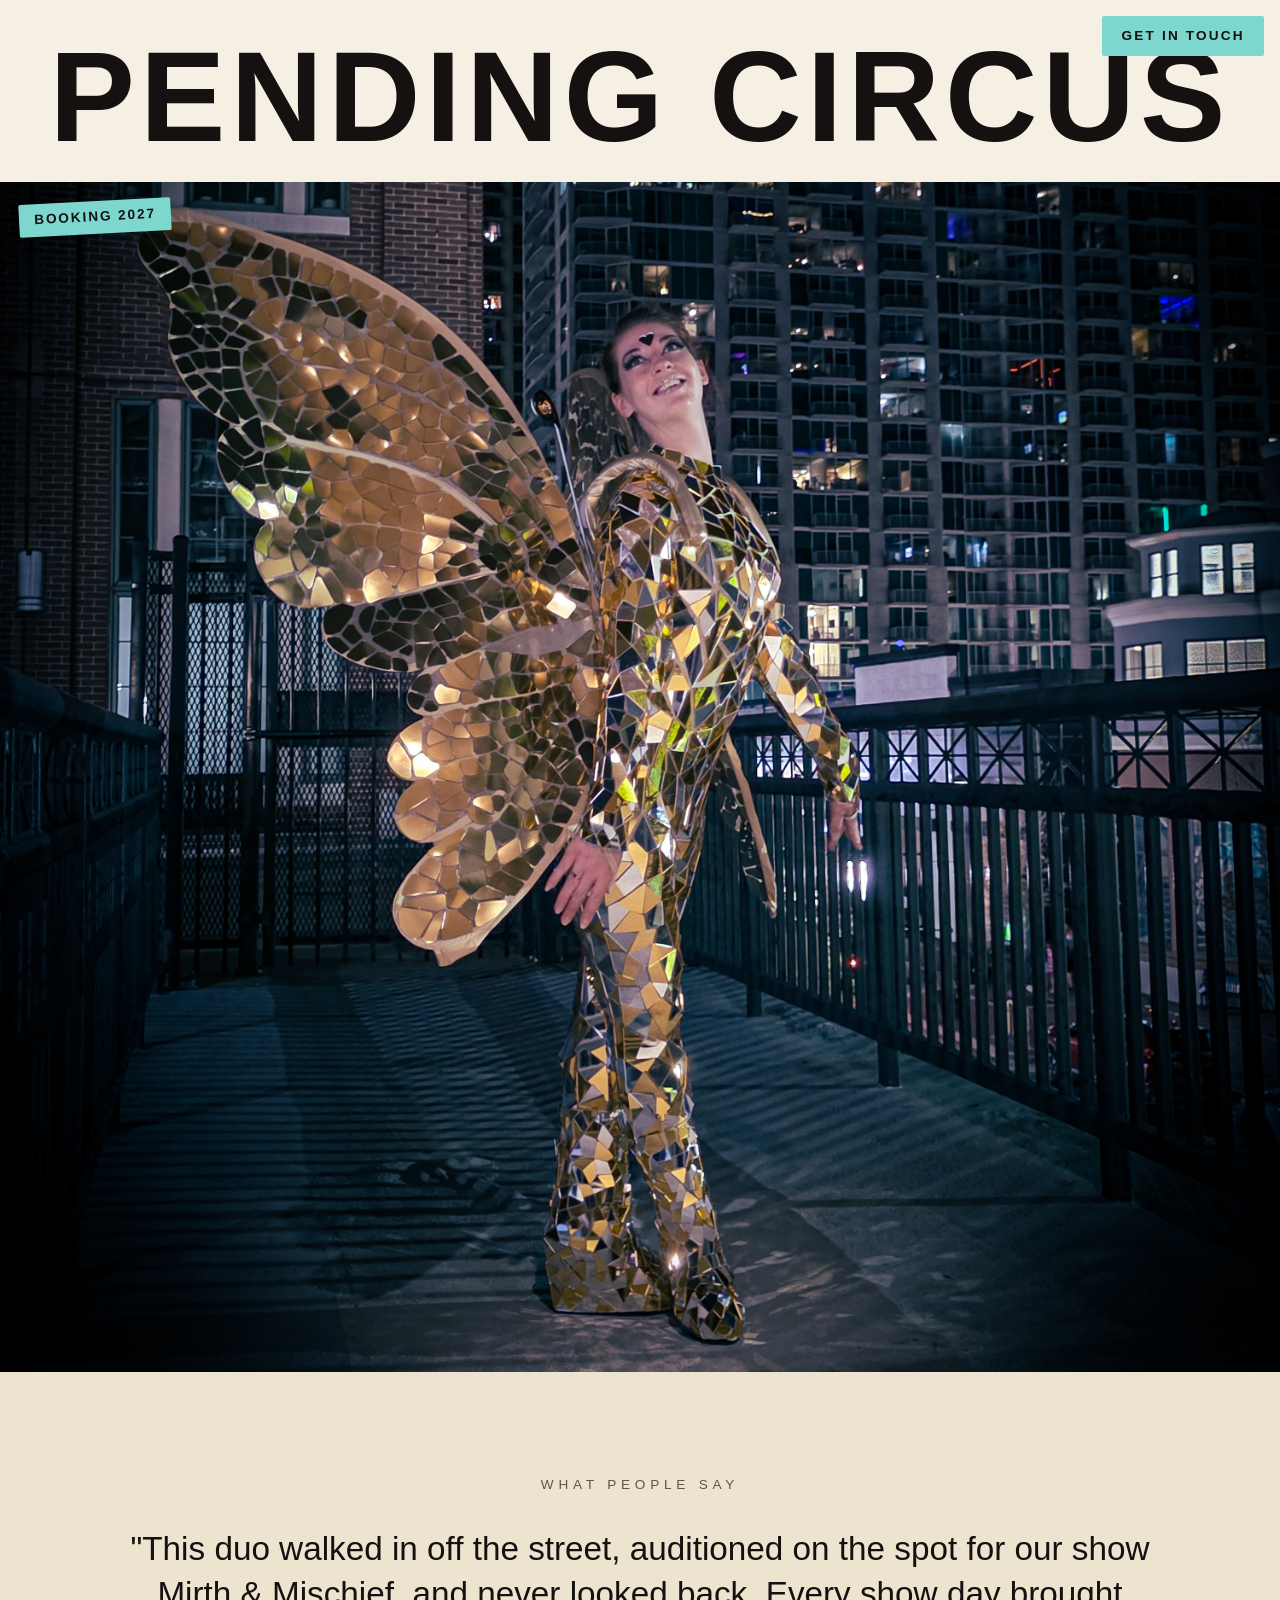
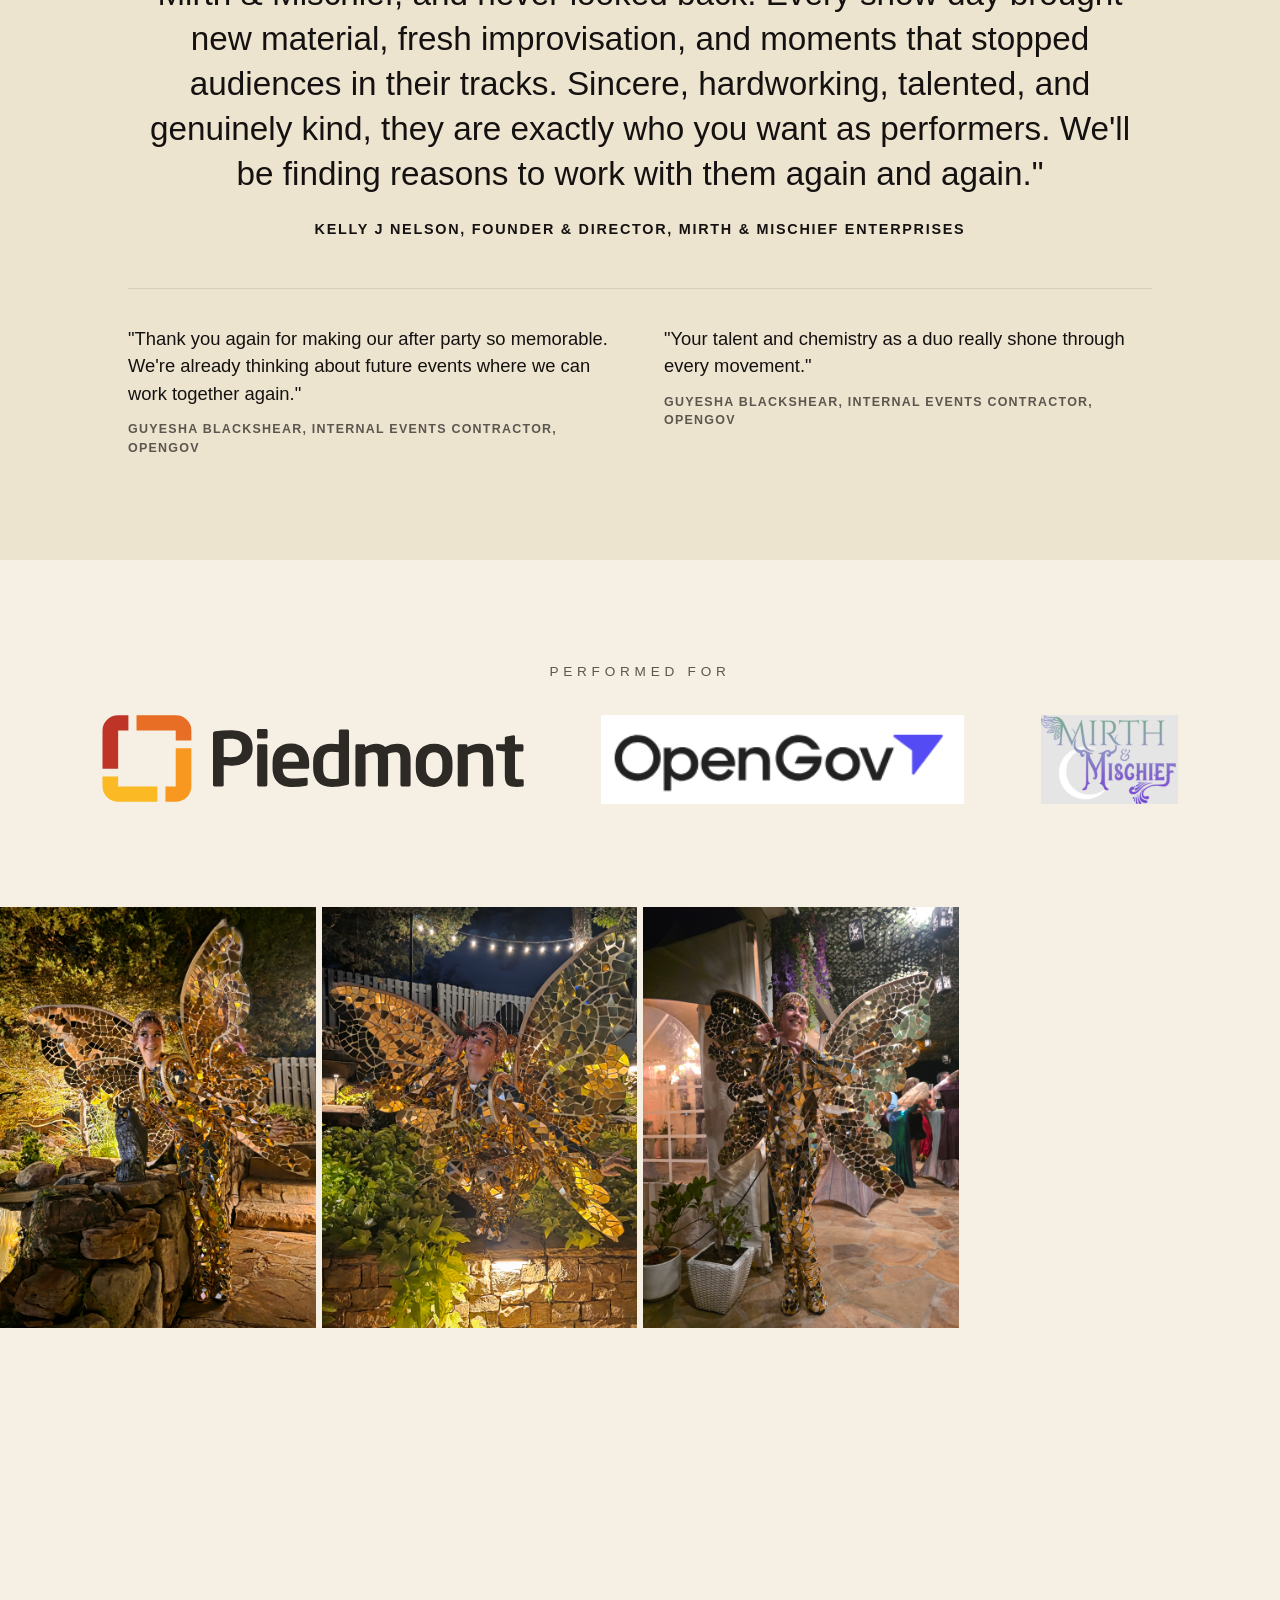
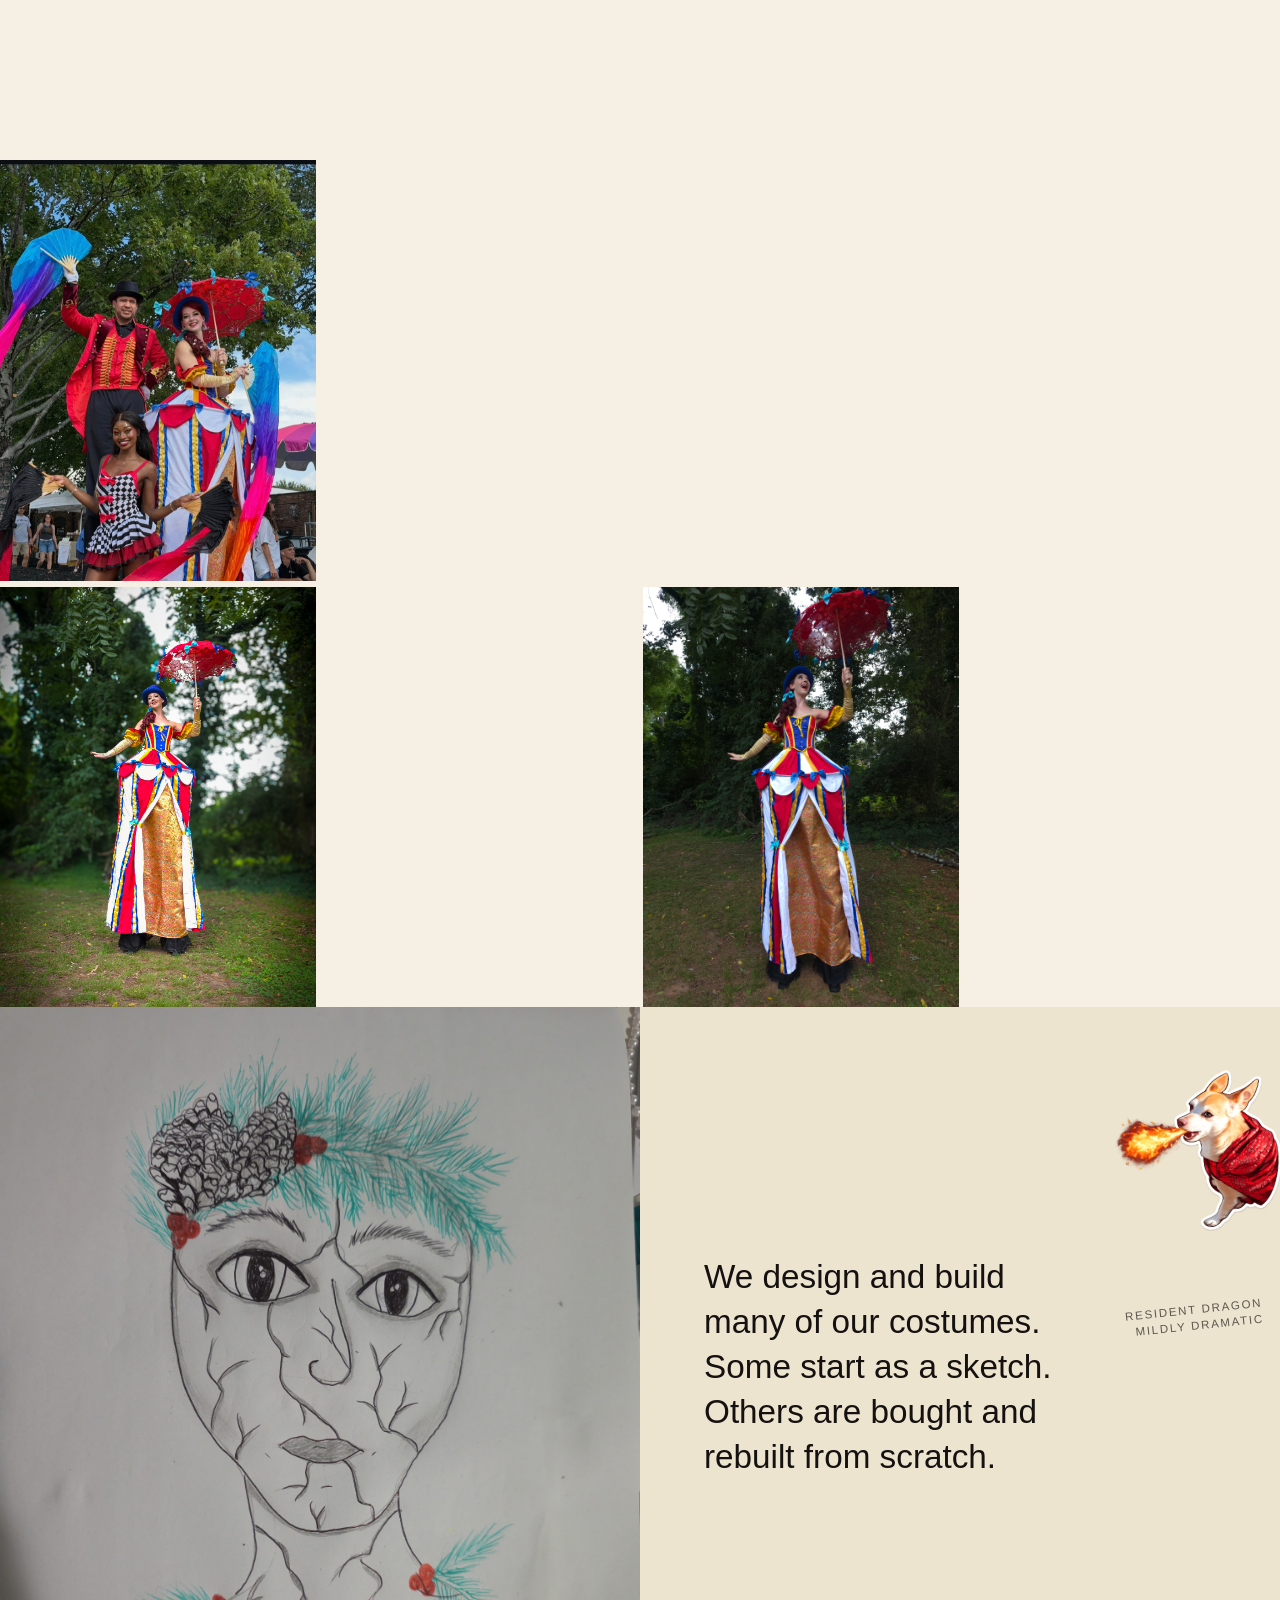
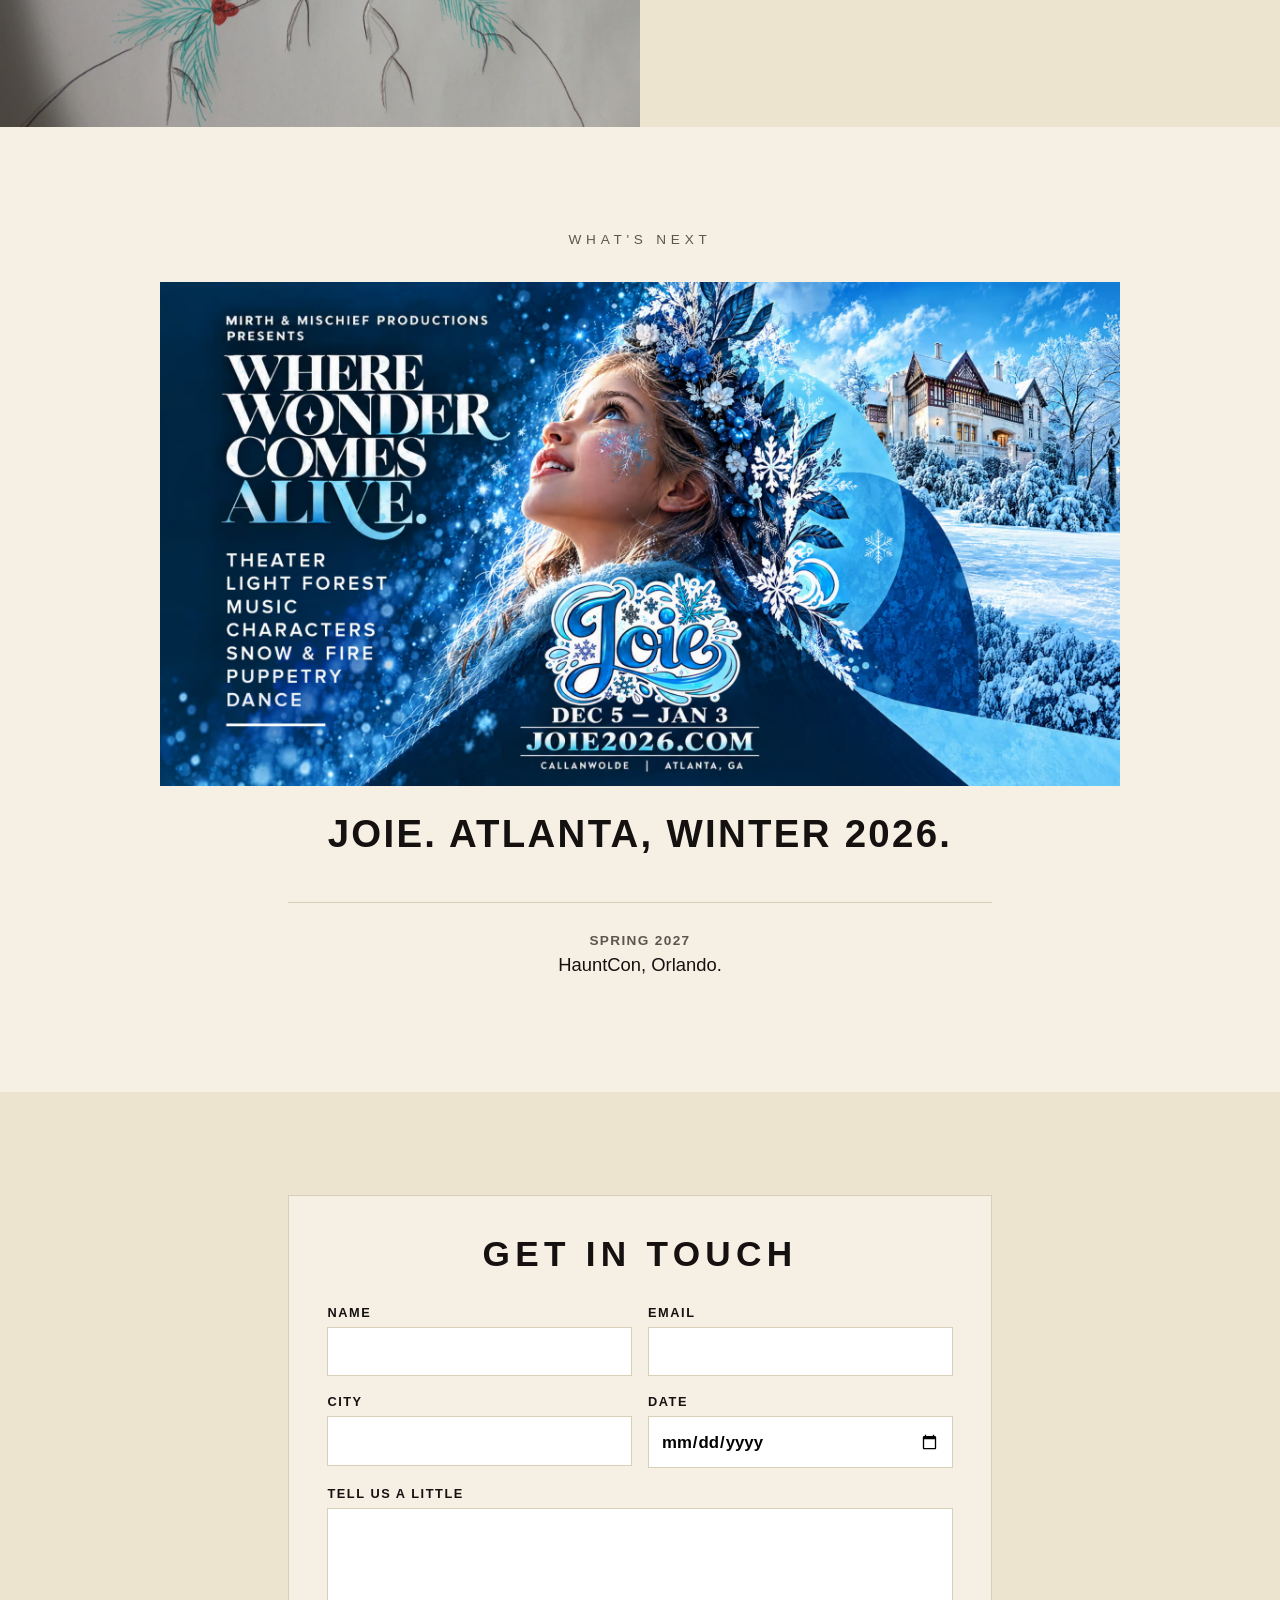
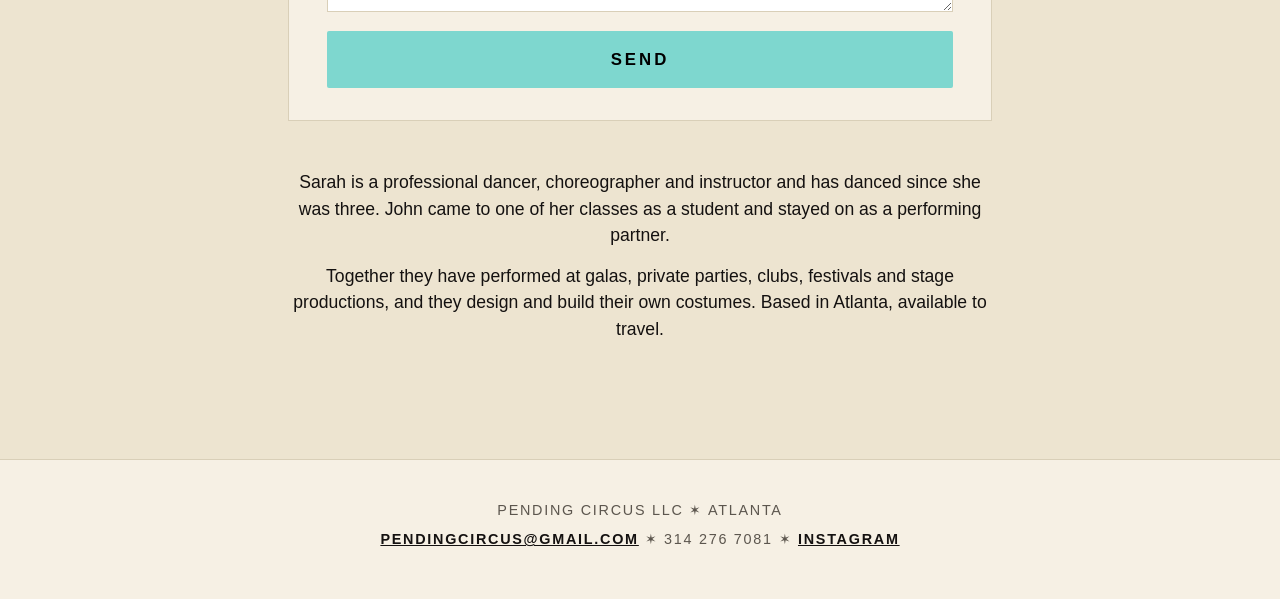
<file: index.html>
<!DOCTYPE html>
<html lang="en">
<head>
  <meta charset="UTF-8" />
  <meta name="viewport" content="width=device-width, initial-scale=1.0" />
  <title>Pending Circus · Atlanta</title>
  <!-- REPLACES index.html at the repo root.
       BEFORE PUSHING:
         1. media/san-jose-staircase.mp4 is REPLACED by the 3 MB re-encode in this folder. Copy it into media/.
         2. When the reel is cut, search CLIP and swap the src and poster.
       Gallery photos are all swappable; fierce-sarah and montreal-table were picked by orientation, not by eye. -->
  <meta name="description" content="Pending Circus. A performance duo in Atlanta." />
  <meta name="theme-color" content="#F6F0E4" />
  <meta http-equiv="Content-Security-Policy" content="default-src 'self'; style-src 'self' 'unsafe-inline' https://fonts.googleapis.com; font-src 'self' https://fonts.gstatic.com; img-src 'self' data: https://www.instagram.com https://*.cdninstagram.com https://*.fbcdn.net; media-src 'self'; script-src 'self' 'unsafe-inline' https://www.instagram.com; frame-src https://www.instagram.com; connect-src https://formspree.io; form-action https://formspree.io; frame-ancestors 'none'; base-uri 'self'" />
  <link rel="preconnect" href="https://fonts.googleapis.com" />
  <link rel="preconnect" href="https://fonts.gstatic.com" crossorigin />
  <link rel="stylesheet" href="https://fonts.googleapis.com/css2?family=Oswald:wght@400;500;600;700&display=swap" />
  <style>
    :root{--paper:#F6F0E4;--paper-2:#EDE4D0;--line:#D9CFB8;--ink:#141110;--muted:#5C564E;--teal:#7ED7CF}
    *{box-sizing:border-box;margin:0;padding:0}
    @media (prefers-reduced-motion: reduce){*{animation:none!important;transition:none!important}}
    html{scroll-behavior:smooth;background:var(--paper)}
    @media (prefers-reduced-motion: reduce){html{scroll-behavior:auto}}
    body{background:var(--paper);color:var(--ink);font-family:"Oswald","Arial Narrow",Arial,sans-serif;line-height:1.5;font-size:1.1rem;overflow-x:hidden}
    img,video{max-width:100%;display:block}
    a{color:var(--ink)}
    :focus-visible{outline:3px solid var(--teal);outline-offset:3px}
    .skip-link{position:absolute;left:-9999px;background:var(--ink);color:var(--paper);padding:.7rem 1.2rem;font-weight:600;text-decoration:none;z-index:50}
    .skip-link:focus{left:0;top:0}

    /* one floating button, nothing else on top of the art */
    .topbar{position:fixed;top:1rem;right:1rem;z-index:40}
    .topbar a{display:inline-block;background:var(--teal);color:var(--ink);padding:.6rem 1.2rem;font-size:.85rem;letter-spacing:.16em;text-transform:uppercase;font-weight:700;text-decoration:none;border-radius:2px}
    @media (max-width:640px){.topbar{display:none}body{padding-bottom:3.6rem}}
    .sticky-book{display:none}
    @media (max-width:640px){
      .sticky-book{display:flex;position:fixed;bottom:0;left:0;right:0;z-index:100;background:var(--teal)}
      .sticky-book a{display:block;width:100%;text-align:center;font-weight:700;letter-spacing:.18em;text-transform:uppercase;text-decoration:none;color:var(--ink);padding:.9rem 1rem}
    }

    /* HERO: the name, then one photo filling the rest of the screen */
    .mast{text-align:center;padding:clamp(1.4rem,3vw,2.4rem) 1.25rem clamp(1rem,2vw,1.6rem)}
    .mast h1{font-size:clamp(3rem,10vw,9rem);line-height:.92;font-weight:700;text-transform:uppercase;letter-spacing:.04em}
    /* on wide screens 93vw wins, which is the height it takes to show Sarah wing tip to feet at full width */
    .hero{position:relative;height:max(calc(100svh - clamp(6.5rem,16vw,14rem)),93vw);min-height:24rem;overflow:hidden}
    .hero img{width:100%;height:100%;object-fit:cover;object-position:center 83%}
    .badge{position:absolute;top:1.2rem;left:1.2rem;background:var(--teal);padding:.4rem .95rem;font-weight:700;letter-spacing:.14em;text-transform:uppercase;font-size:.85rem;transform:rotate(-3deg);border-radius:2px}

    /* Instagram embed constrained to a gallery cell */
    .insta-wrap{position:relative;overflow:hidden;aspect-ratio:3/4}
    .insta-wrap .instagram-media{position:absolute!important;top:0;left:0;width:100%!important;min-width:0!important;margin:0!important;max-width:100%!important;border:none!important}

    /* every section is a poster: full width, big padding, its own color */
    section{padding:clamp(3.5rem,8vw,7rem) clamp(1.25rem,5vw,5rem)}
    .kicker{display:block;text-align:center;font-size:.85rem;letter-spacing:.35em;text-transform:uppercase;color:var(--muted);margin-bottom:2rem}

    /* QUOTE WALL */
    .quotes{background:var(--paper-2)}
    .big-q{max-width:64rem;margin:0 auto;text-align:center}
    .big-q p{font-size:clamp(1.35rem,2.6vw,2.2rem);line-height:1.35;font-weight:500}
    .big-q cite{display:block;margin-top:1.4rem;font-style:normal;font-weight:700;letter-spacing:.12em;text-transform:uppercase;font-size:.9rem}
    .small-q{display:grid;gap:2rem;max-width:64rem;margin:3rem auto 0;padding-top:2.2rem;border-top:1px solid var(--line)}
    @media (min-width:760px){.small-q{grid-template-columns:1fr 1fr;gap:3rem}}
    .small-q blockquote p{font-size:1.15rem;line-height:1.5}
    .small-q cite{display:block;margin-top:.8rem;font-style:normal;font-weight:700;letter-spacing:.1em;text-transform:uppercase;font-size:.78rem;color:var(--muted)}

    /* PERFORMED FOR */
    .logos{background:var(--paper);text-align:center}
    .logos-row{display:flex;justify-content:center;align-items:center;flex-wrap:wrap;gap:clamp(2rem,6vw,6rem)}
    .logos-row img{height:clamp(3.5rem,7vw,6.5rem);width:auto}

    /* PHOTOS: edge to edge */
    .photos{padding:0;background:var(--paper)}
    .grid{display:grid;grid-template-columns:repeat(2,1fr);gap:6px}
    @media (min-width:760px){.grid{grid-template-columns:repeat(4,1fr)}}
    .grid img,.grid video{width:100%;aspect-ratio:3/4;object-fit:cover}

    /* Finley peeking in from the right edge, in the top corner of the costume text panel */
    /* overflow-x:clip trims him at the page edge so he can't make the page wider than the screen */
    .peek{position:absolute;top:0;left:0;right:0;height:0;overflow-x:clip;overflow-y:visible;pointer-events:none;z-index:5}
    .peek-inner{position:absolute;right:0;top:-1rem;width:clamp(8rem,16vw,15rem);display:flex;flex-direction:column;align-items:flex-end;transform:translateX(62%) rotate(14deg);transition:transform .7s cubic-bezier(.2,.8,.3,1)}
    .peek.is-in .peek-inner{transform:translateX(12%) rotate(-6deg)}
    @media (prefers-reduced-motion: reduce){.peek-inner{transform:translateX(12%) rotate(-6deg)}}
    .peek img{width:100%}
    .peek-cap{font-size:.72rem;line-height:1.35;letter-spacing:.15em;text-transform:uppercase;color:var(--muted);text-align:right;white-space:nowrap;margin:.2rem 28% 0 0}

    /* COSTUMES: the drawing, and one line about how we work */
    .make{padding:0;background:var(--paper-2);display:grid;grid-template-columns:1fr}
    @media (min-width:760px){.make{grid-template-columns:1fr 1fr}}
    .make > img{width:100%;height:auto;aspect-ratio:3/4;max-height:min(80svh,54rem);object-fit:cover;object-position:center 15%}
    /* min-height and the right padding leave the dragon his corner */
    .make-say{position:relative;display:flex;align-items:center;min-height:calc(clamp(8rem,16vw,15rem) * 1.5 + 2.5rem)}
    .make-note{padding:2.4rem calc(clamp(8rem,16vw,15rem) + .75rem) 2.4rem clamp(1.25rem,5vw,5rem);font-size:clamp(1.35rem,2.6vw,2.2rem);line-height:1.35;font-weight:500;text-wrap:balance}

    /* NEXT: teal poster */
    .next{background:var(--paper);text-align:center}
    .feat{display:inline-flex;flex-direction:column;align-items:center;gap:1.2rem;text-decoration:none}
    .feat img{width:min(100%,60rem);height:auto}
    .feat span{font-size:clamp(1.4rem,3vw,2.4rem);font-weight:600;letter-spacing:.06em;text-transform:uppercase}
    .feat:hover span{text-decoration:underline;text-underline-offset:6px}
    .next ul{list-style:none;max-width:44rem;margin:2.5rem auto 0;border-top:1px solid var(--line);padding-top:1rem}
    .next li{padding:.7rem 0;border-bottom:1px dotted var(--line);font-size:1.15rem}
    .next li:last-child{border-bottom:none}
    .next li b{letter-spacing:.1em;text-transform:uppercase;font-size:.85rem;color:var(--muted);display:block}

    /* CONTACT */
    .contact{background:var(--paper-2)}
    .book-form{max-width:44rem;margin:0 auto;background:var(--paper);border:1px solid var(--line);padding:2rem clamp(1.2rem,3vw,2.4rem)}
    .book-form h2{text-align:center;font-size:clamp(1.5rem,3vw,2.2rem);text-transform:uppercase;letter-spacing:.15em;margin-bottom:1.4rem}
    .fgrid{display:grid;grid-template-columns:1fr 1fr;gap:1rem}
    .fgrid label{display:flex;flex-direction:column;gap:.3rem;font-size:.8rem;letter-spacing:.12em;text-transform:uppercase;font-weight:600}
    .fgrid .full{grid-column:1/-1}
    .fgrid input,.fgrid textarea{font:inherit;font-size:1.05rem;letter-spacing:normal;text-transform:none;border:1px solid var(--line);background:#fff;padding:.7rem .75rem}
    .fgrid textarea{min-height:6.5rem;resize:vertical}
    .fbtn{margin-top:1.2rem;width:100%;cursor:pointer;background:var(--teal);border:0;font:inherit;font-weight:700;letter-spacing:.18em;text-transform:uppercase;padding:1rem;font-size:1.05rem;border-radius:2px}
    .fbtn:hover{background:#63C9C0}
    .form-thankyou{text-align:center;font-size:1.15rem;padding:1.6rem 0}
    @media (max-width:32rem){.fgrid{grid-template-columns:1fr}}
    .about{max-width:44rem;margin:3rem auto 0;text-align:center;font-size:1.1rem}
    .about p{margin-bottom:.9rem}

    footer{background:var(--paper);color:var(--muted);padding:2.5rem 1.25rem 3rem;text-align:center;font-size:.9rem;letter-spacing:.12em;text-transform:uppercase;border-top:1px solid var(--line)}
    footer a{color:var(--ink);font-weight:700}
    footer p + p{margin-top:.5rem}
  </style>
</head>
<body id="top">
  <a href="#main-content" class="skip-link">Skip to main content</a>
  <div class="topbar"><a href="#contact">Get In Touch</a></div>

  <main id="main-content">
    <header class="mast">
      <h1>Pending Circus</h1>
    </header>
    <div class="hero">
      <img src="media/20261002_204149%20(1).jpg" alt="Performance photo" loading="eager" decoding="async" fetchpriority="high" />
      <span class="badge">Booking 2027</span>
    </div>

    <section class="quotes" aria-label="What people say">
      <span class="kicker">What people say</span>
      <blockquote class="big-q">
        <p>"This duo walked in off the street, auditioned on the spot for our show Mirth &amp; Mischief, and never looked back. Every show day brought new material, fresh improvisation, and moments that stopped audiences in their tracks. Sincere, hardworking, talented, and genuinely kind, they are exactly who you want as performers. We'll be finding reasons to work with them again and again."</p>
        <cite>Kelly J Nelson, Founder &amp; Director, Mirth &amp; Mischief Enterprises</cite>
      </blockquote>
      <div class="small-q">
        <blockquote>
          <p>"Thank you again for making our after party so memorable. We're already thinking about future events where we can work together again."</p>
          <cite>Guyesha Blackshear, Internal Events Contractor, OpenGov</cite>
        </blockquote>
        <blockquote>
          <p>"Your talent and chemistry as a duo really shone through every movement."</p>
          <cite>Guyesha Blackshear, Internal Events Contractor, OpenGov</cite>
        </blockquote>
      </div>
    </section>

    <section class="logos" aria-label="Places we have performed">
      <span class="kicker">Performed for</span>
      <div class="logos-row">
        <img src="media/logo-piedmont.svg" alt="Piedmont" />
        <img src="media/open-gov.png" alt="OpenGov" />
        <img src="media/mirth-and-mischief.png" alt="Mirth and Mischief" />
      </div>
    </section>

    <section class="photos" aria-label="Photos">
      <div class="grid">
        <img src="media/20261003_225229.jpg" alt="Performance photo" loading="eager" decoding="async" />
        <img src="media/20261003_225322.jpg" alt="Performance photo" loading="lazy" decoding="async" />
        <img src="media/20261003_230801.jpg" alt="Performance photo" loading="lazy" decoding="async" />
        <img src="media/ballerina.jpeg" alt="Gold mirror cape at sunset" loading="lazy" decoding="async" />
        <img src="media/20261003_231554.jpg" alt="Performance photo" loading="lazy" decoding="async" />
        <img src="media/matrix-lift-pic.jpg" alt="Overhead partner lift in Matrix costumes on stage" loading="lazy" decoding="async" />
        <img src="media/matrix.jpeg" alt="Sarah and John performing in Matrix costumes, high kick under a crystal chandelier" loading="lazy" decoding="async" />
        <img src="media/IMG-20261003-WA0001.jpg" alt="Performance photo" loading="lazy" decoding="async" />
        <img src="media/circus_tent.jpg" alt="Circus performers on stilts in ringmaster and harlequin costumes at an outdoor event" loading="lazy" decoding="async" />
        <div class="insta-wrap">
          <blockquote class="instagram-media" data-instgrm-permalink="https://www.instagram.com/reel/DcjWBsKi9ga/" data-instgrm-version="14"></blockquote>
        </div>
        <img src="media/scarecrow.jpg" alt="Scarecrow costume performance" loading="lazy" decoding="async" />
        <img src="media/tent_3.jpg" alt="Circus tent event performance" loading="lazy" decoding="async" />
        <img src="media/tent_2.jpg" alt="Circus tent event performance" loading="lazy" decoding="async" />
        <img src="media/tent_5.jpg" alt="Circus tent event performance" loading="lazy" decoding="async" />
        <img src="media/tent_6.jpg" alt="Circus tent event performance" loading="lazy" decoding="async" />
      </div>
    </section>

    <section class="make" aria-label="Costumes we make">
      <img src="media/costume-sketch.jpg" alt="Costume sketch of a rock character: a cracked stone face crowned with pine branches, pinecones and red berries" width="1536" height="2048" loading="lazy" decoding="async" />
      <div class="make-say">
        <div class="peek" aria-hidden="true">
          <div class="peek-inner">
            <img src="media/finley-fire.png" alt="" loading="lazy" decoding="async" />
            <p class="peek-cap">Resident Dragon<br />Mildly Dramatic</p>
          </div>
        </div>
        <p class="make-note">We design and build many of our costumes. Some start as a sketch. Others are bought and rebuilt from scratch.</p>
      </div>
    </section>

    <section class="next" aria-labelledby="next-h">
      <span class="kicker" id="next-h">What's next</span>
      <a class="feat" href="https://joie2026.com" target="_blank" rel="noreferrer">
        <img src="media/joie-banner.jpg" alt="JOIE. Mirth and Mischief Productions presents: Where wonder comes alive. Theater, light forest, music, characters, snow and fire, puppetry, dance. December 5 to January 3 at Callanwolde in Atlanta, Georgia. joie2026.com" width="2048" height="1074" loading="lazy" decoding="async" />
        <span>JOIE. Atlanta, Winter 2026.</span>
      </a>
      <ul>
        <li><b>Spring 2027</b>HauntCon, Orlando.</li>
      </ul>
    </section>

    <section class="contact" id="contact" aria-label="Get in touch">
      <form class="book-form" id="contact-form" action="https://formspree.io/f/mlgaplok" method="POST" novalidate>
        <h2>Get In Touch</h2>
        <div class="fgrid">
          <label><span>Name</span><input type="text" name="name" autocomplete="name" /></label>
          <label><span>Email</span><input type="email" name="email" autocomplete="email" inputmode="email" /></label>
          <label><span>City</span><input type="text" name="city" autocomplete="address-level2" /></label>
          <label><span>Date</span><input type="date" name="date" /></label>
          <label class="full"><span>Tell us a little</span><textarea name="details"></textarea></label>
        </div>
        <button type="submit" class="fbtn">Send</button>
      </form>
      <div class="about">
        <p>Sarah is a professional dancer, choreographer and instructor and has danced since she was three. John came to one of her classes as a student and stayed on as a performing partner.</p>
        <p>Together they have performed at galas, private parties, clubs, festivals and stage productions, and they design and build their own costumes. Based in Atlanta, available to travel.</p>
      </div>
    </section>
  </main>

  <footer>
    <p>Pending Circus LLC ✶ Atlanta</p>
    <p>
      <a href="mailto:pendingcircus@gmail.com">pendingcircus@gmail.com</a> ✶
      314 276 7081 ✶
      <a href="https://www.instagram.com/sarah_fiadh_pending_circus/" target="_blank" rel="noreferrer">Instagram</a>
    </p>
  </footer>

  <div class="sticky-book" aria-label="Get in touch">
    <a href="#contact">Get In Touch</a>
  </div>

  <script>
    (function () {
      if (!window.matchMedia('(prefers-reduced-motion: reduce)').matches) return;
      document.querySelectorAll('.grid video').forEach(function (v) {
        v.removeAttribute('autoplay'); v.removeAttribute('loop'); v.pause();
      });
    })();

    (function () {
      var peek = document.querySelector('.peek');
      if (peek && 'IntersectionObserver' in window) {
        var io = new IntersectionObserver(function (entries) {
          entries.forEach(function (e) { if (e.isIntersecting) { peek.classList.add('is-in'); io.disconnect(); } });
        }, { threshold: 0.1 });
        io.observe(peek);
      } else if (peek) {
        peek.classList.add('is-in');
      }
    })();

    (function () {
      var form = document.getElementById('contact-form');
      if (!form) return;
      form.addEventListener('submit', function (e) {
        e.preventDefault();
        var btn = form.querySelector('button[type="submit"]');
        btn.disabled = true;
        btn.textContent = 'Sending\u2026';
        fetch(form.action, { method: 'POST', body: new FormData(form), headers: { 'Accept': 'application/json' } })
          .then(function (res) {
            if (res.ok) {
              form.innerHTML = '<div class="form-thankyou"><p>Thank you! We\'ll be in touch soon.</p></div>';
            } else {
              btn.disabled = false; btn.textContent = 'Send';
              alert('Something went wrong. Please email us at pendingcircus@gmail.com');
            }
          }).catch(function () {
            btn.disabled = false; btn.textContent = 'Send';
            alert('Something went wrong. Please email us at pendingcircus@gmail.com');
          });
      });
    })();
  </script>
  <script async src="https://www.instagram.com/embed.js"></script>
</body>
</html>
</file>
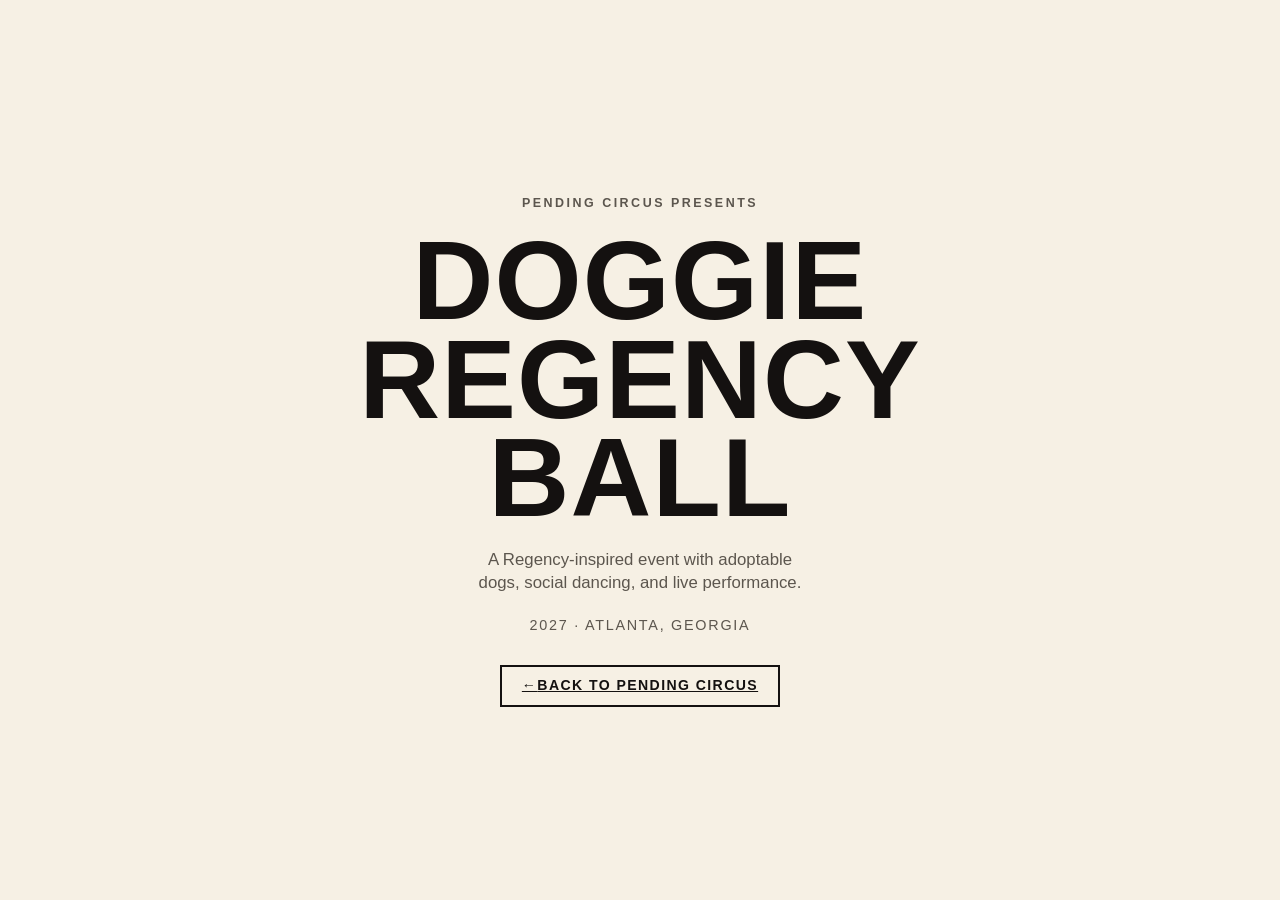
<file: bridgerton-dogs.html>
<!DOCTYPE html>
<html lang="en">
<head>
  <meta charset="UTF-8" />
  <meta name="viewport" content="width=device-width, initial-scale=1.0" />
  <title>Doggie Regency Ball · Coming Soon</title>
  <meta name="description" content="A Regency-inspired event with adoptable dogs, social dancing, and live performance. Coming 2027 to Atlanta." />
  <meta http-equiv="Content-Security-Policy" content="default-src 'self'; style-src 'self' https://fonts.googleapis.com 'unsafe-inline'; font-src 'self' https://fonts.gstatic.com; img-src 'self'; frame-ancestors 'none'; base-uri 'self'" />
  <meta name="referrer" content="strict-origin-when-cross-origin" />
  <link rel="preconnect" href="https://fonts.googleapis.com" />
  <link rel="preconnect" href="https://fonts.gstatic.com" crossorigin />
  <link rel="stylesheet" href="https://fonts.googleapis.com/css2?family=Oswald:wght@400;500;600;700&display=swap" />
  <style>
    :root{--ink:#141110;--muted:#5C564E}
    *{box-sizing:border-box;margin:0;padding:0}
    body{font-family:"Oswald","Arial Narrow",Arial,sans-serif;background:#F6F0E4;color:var(--ink);line-height:1.5}
    img{max-width:100%;display:block}
    a{color:var(--ink)}
    :focus-visible{outline:3px solid var(--ink);outline-offset:3px}
    .coming-soon-wrap {
      min-height: 100svh;
      display: flex;
      flex-direction: column;
      align-items: center;
      justify-content: center;
      text-align: center;
      padding: 48px 24px;
      gap: 20px;
    }
    .coming-soon-kicker {
      font-size: 0.78rem;
      font-weight: 700;
      letter-spacing: 0.2em;
      text-transform: uppercase;
      color: var(--muted);
    }
    .coming-soon-title {
      margin: 0;
      font-size: clamp(3rem, 10vw, 7rem);
      line-height: 0.88;
      text-transform: uppercase;
      font-weight: 700;
      letter-spacing: 0.01em;
    }
    .coming-soon-sub {
      font-size: 1.05rem;
      color: var(--muted);
      max-width: 36ch;
      line-height: 1.4;
    }
    .coming-soon-meta {
      font-size: 0.9rem;
      letter-spacing: 0.12em;
      text-transform: uppercase;
      color: var(--muted);
    }
    .coming-soon-back {
      display: inline-flex;
      align-items: center;
      min-height: 42px;
      padding: 0 20px;
      border: 2px solid var(--ink);
      font-size: 0.88rem;
      font-weight: 700;
      letter-spacing: 0.1em;
      text-transform: uppercase;
      margin-top: 8px;
    }
    .coming-soon-back:hover {
      opacity: 0.7;
    }
  </style>
</head>
<body>
  <main class="coming-soon-wrap">
    <p class="coming-soon-kicker">Pending Circus Presents</p>
    <h1 class="coming-soon-title">Doggie<br>Regency<br>Ball</h1>
    <p class="coming-soon-sub">A Regency-inspired event with adoptable dogs, social dancing, and live performance.</p>
    <p class="coming-soon-meta">2027 &middot; Atlanta, Georgia</p>
    <a href="index.html" class="coming-soon-back"><span aria-hidden="true">← </span>Back to Pending Circus</a>
  </main>
</body>
</html>
</file>
